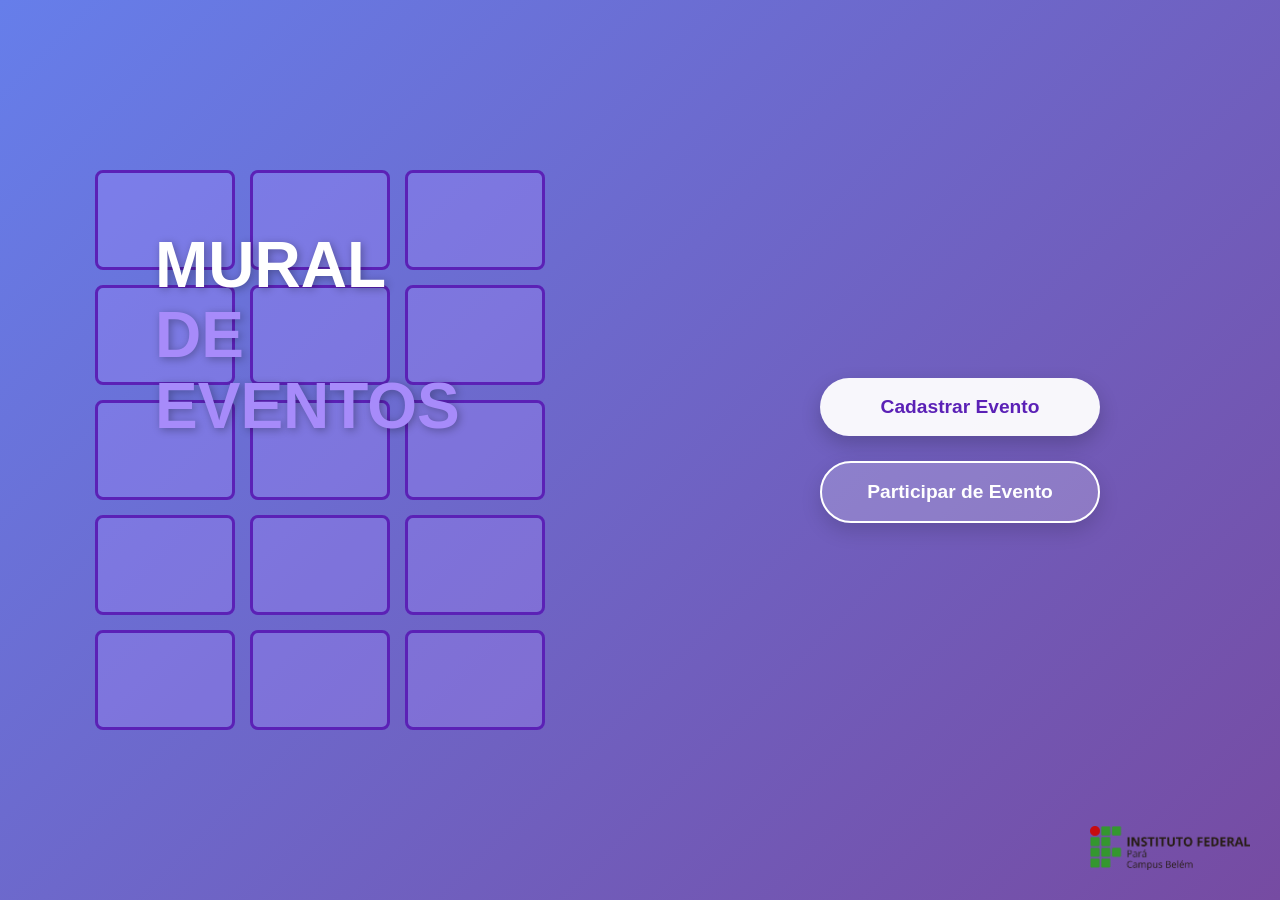
<file: index.html>
<!DOCTYPE html>
<html lang="pt-BR">
<head>
    <meta charset="UTF-8">
    <meta name="viewport" content="width=device-width, initial-scale=1.0">
    <title>Mural de Eventos</title>
    <link rel="stylesheet" href="./style.css">
</head>
<body>
    <div class="calendar-section">
        <div class="calendar-container">
            <div class="calendar-title">
                <h1>
                    MURAL<br>
                    <span class="highlight">DE<br>EVENTOS</span>
                </h1>
            </div>
            
            <div class="calendar-grid">
                <div class="calendar-cell"></div>
                <div class="calendar-cell"></div>
                <div class="calendar-cell"></div>
                <div class="calendar-cell"></div>
                <div class="calendar-cell"></div>
                <div class="calendar-cell"></div>
                <div class="calendar-cell"></div>
                <div class="calendar-cell"></div>
                <div class="calendar-cell"></div>
                <div class="calendar-cell"></div>
                <div class="calendar-cell"></div>
                <div class="calendar-cell"></div>
                <div class="calendar-cell"></div>
                <div class="calendar-cell"></div>
                <div class="calendar-cell"></div>
            </div>
        </div>
    </div>

    <div class="actions-section">
        <button class="btn btn-primary" onclick="window.location.href='./cadastrar_evento/event_registration_form.html'">
            Cadastrar Evento
        </button>
        
        <button class="btn btn-secondary" onclick="window.location.href='./eventos_cadastrados/events_list_page.html'">
            Participar de Evento
        </button>
    </div>

    <div class="logo">
        <div class="logo-icon">
            <img src="logo-ifpa-belem.png" alt="logo-ifpa" width="160">
        </div>
    </div>
</body>
</html>
</file>
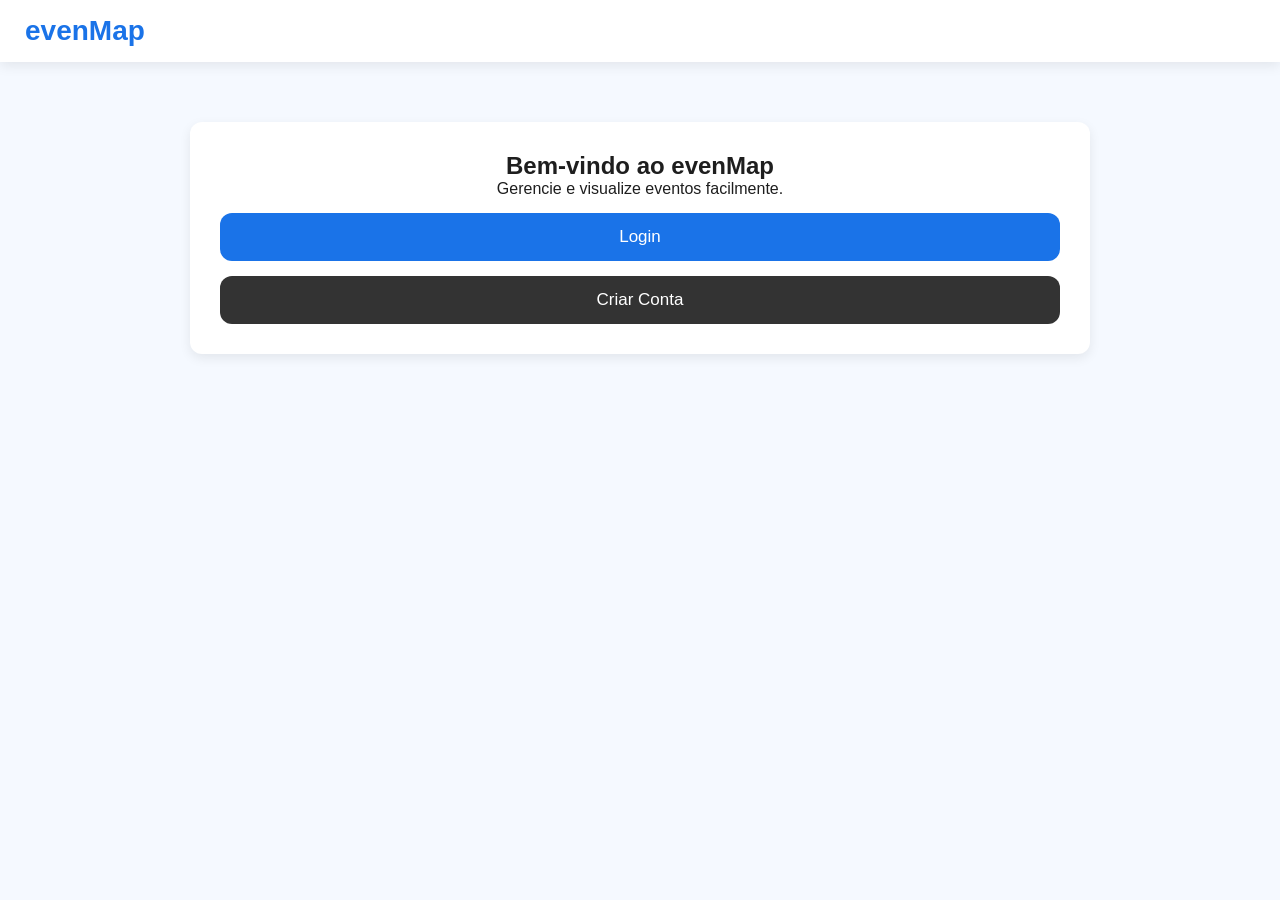
<file: evenMap_proto/index.html>
<!DOCTYPE html>
<html lang="pt-br">
<head>
    <meta charset="UTF-8">
    <meta name="viewport" content="width=device-width, initial-scale=1.0">
    <title>evenMap</title>
    <link rel="stylesheet" href="style.css">
    <script src="app.js" defer></script>
</head>
<body>
<header>
    <h1 class="logo">evenMap</h1>
</header>

<main class="container">
    <div class="card central-card">
        <h2>Bem-vindo ao evenMap</h2>
        <p>Gerencie e visualize eventos facilmente.</p>

        <button class="btn" onclick="login()">Login</button>
        <button class="btn alt" onclick="cadastro()">Criar Conta</button>
    </div>
</main>
</body>
</html>
</file>
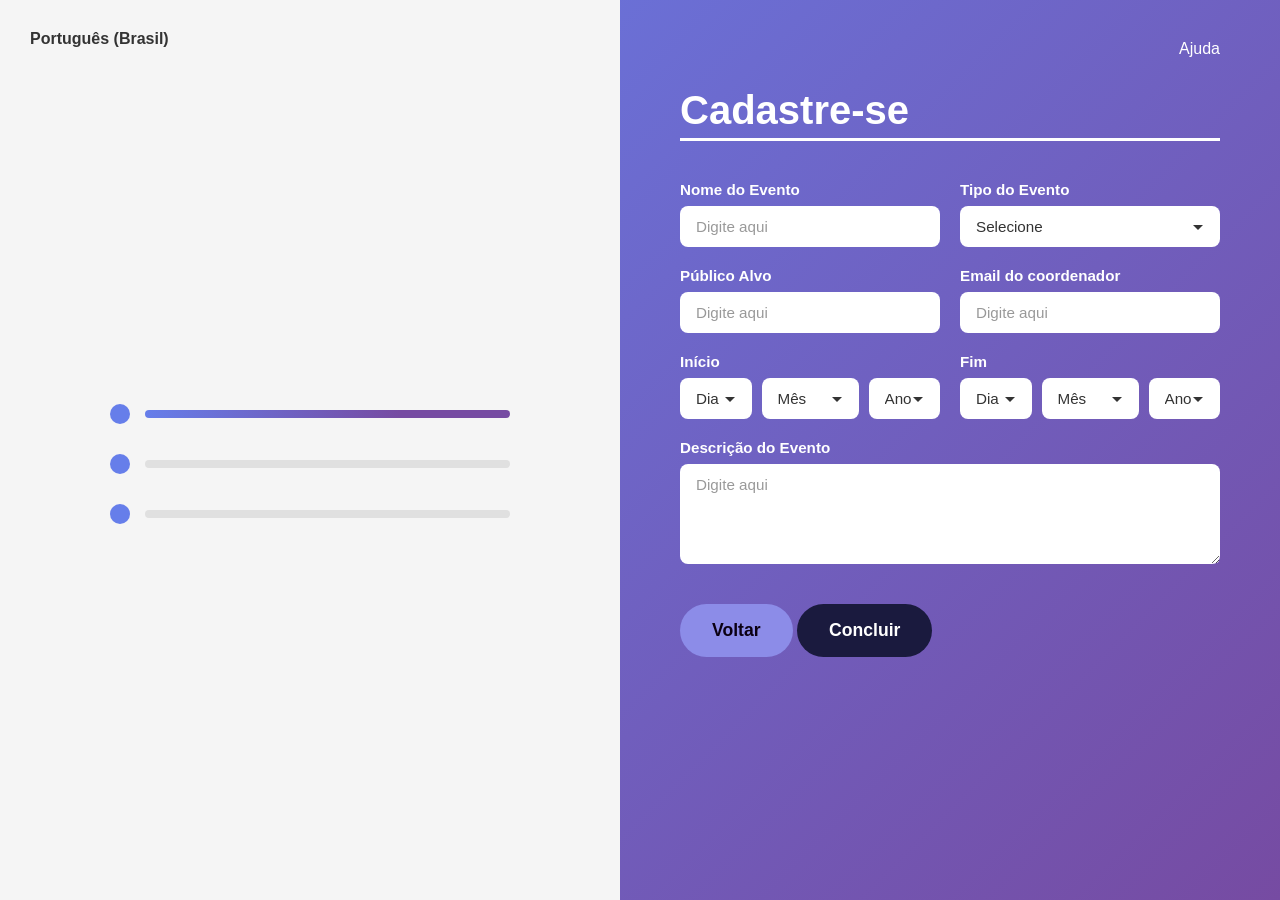
<file: cadastrar_evento/event_registration_form.html>
<!DOCTYPE html>
<html lang="pt-BR">
<head>
    <meta charset="UTF-8">
    <meta name="viewport" content="width=device-width, initial-scale=1.0">
    <title>Cadastre-se - Evento</title>
    <link rel="stylesheet" href="./style.css">
</head>
<body>
    <div class="left-section">
        <div class="language-selector">Português (Brasil)</div>
        
        <div class="illustration">
            <svg viewBox="0 0 200 280" xmlns="http://www.w3.org/2000/svg">
                <!-- Ilustração simplificada de pessoa -->
                <ellipse cx="100" cy="50" rx="25" ry="30" fill="#FFB6B9"/>
                <rect x="75" y="80" width="50" height="70" rx="25" fill="#1a1a3e"/>
                <rect x="70" y="100" width="30" height="50" rx="15" fill="#667eea"/>
                <rect x="100" y="100" width="30" height="50" rx="15" fill="#667eea"/>
                <rect x="60" y="150" width="80" height="100" rx="10" fill="#1a1a3e"/>
                <rect x="55" y="240" width="30" height="35" rx="8" fill="#1a1a3e"/>
                <rect x="115" y="240" width="30" height="35" rx="8" fill="#1a1a3e"/>
                <rect x="105" y="110" width="25" height="35" rx="5" fill="#667eea"/>
                <circle cx="100" cy="130" r="12" fill="#FFB6B9"/>
            </svg>
        </div>

        <div class="features">
            <div class="feature-item">
                <div class="feature-circle"></div>
                <div class="feature-bar filled"></div>
            </div>
            <div class="feature-item">
                <div class="feature-circle"></div>
                <div class="feature-bar"></div>
            </div>
            <div class="feature-item">
                <div class="feature-circle"></div>
                <div class="feature-bar"></div>
            </div>
        </div>
    </div>

    <div class="right-section">
        <div class="help-link">
            <a href="#">Ajuda</a>
        </div>

        <h1>Cadastre-se</h1>

        <form>
            <div class="form-grid">
                <div class="form-group">
                    <label for="eventName">Nome do Evento</label>
                    <input type="text" id="eventName" placeholder="Digite aqui" required>
                </div>

                <div class="form-group">
                    <label for="eventType">Tipo do Evento</label>
                    <select id="eventType" required>
                        <option value="">Selecione</option>
                        <option value="conferencia">Conferência</option>
                        <option value="workshop">Workshop</option>
                        <option value="seminario">Seminário</option>
                        <option value="palestra">Palestra</option>
                    </select>
                </div>

                <div class="form-group">
                    <label for="targetAudience">Público Alvo</label>
                    <input type="text" id="targetAudience" placeholder="Digite aqui" required>
                </div>

                <div class="form-group">
                    <label for="coordinatorEmail">Email do coordenador</label>
                    <input type="email" id="coordinatorEmail" placeholder="Digite aqui" required>
                </div>

                <div class="form-group">
                    <label>Início</label>
                    <div class="date-time-group">
                        <select required>
                            <option value="">Dia</option>
                            <option value="1">1</option>
                            <option value="2">2</option>
                        </select>
                        <select required>
                            <option value="">Mês</option>
                            <option value="1">Janeiro</option>
                            <option value="2">Fevereiro</option>
                        </select>
                        <select required>
                            <option value="">Ano</option>
                            <option value="2024">2024</option>
                            <option value="2025">2025</option>
                        </select>
                    </div>
                </div>

                <div class="form-group">
                    <label>Fim</label>
                    <div class="date-time-group">
                        <select required>
                            <option value="">Dia</option>
                            <option value="1">1</option>
                            <option value="2">2</option>
                        </select>
                        <select required>
                            <option value="">Mês</option>
                            <option value="1">Janeiro</option>
                            <option value="2">Fevereiro</option>
                        </select>
                        <select required>
                            <option value="">Ano</option>
                            <option value="2024">2024</option>
                            <option value="2025">2025</option>
                        </select>
                    </div>
                </div>

                <div class="form-group full-width">
                    <label for="eventDescription">Descrição do Evento</label>
                    <textarea id="eventDescription" placeholder="Digite aqui" required></textarea>
                </div>
            </div>

            <button id="btn-close" onclick="window.location.href='../index.html'">Voltar</button>

            <button type="submit">Concluir</button>
        </form>
    </div>
</body>
</html>
</file>
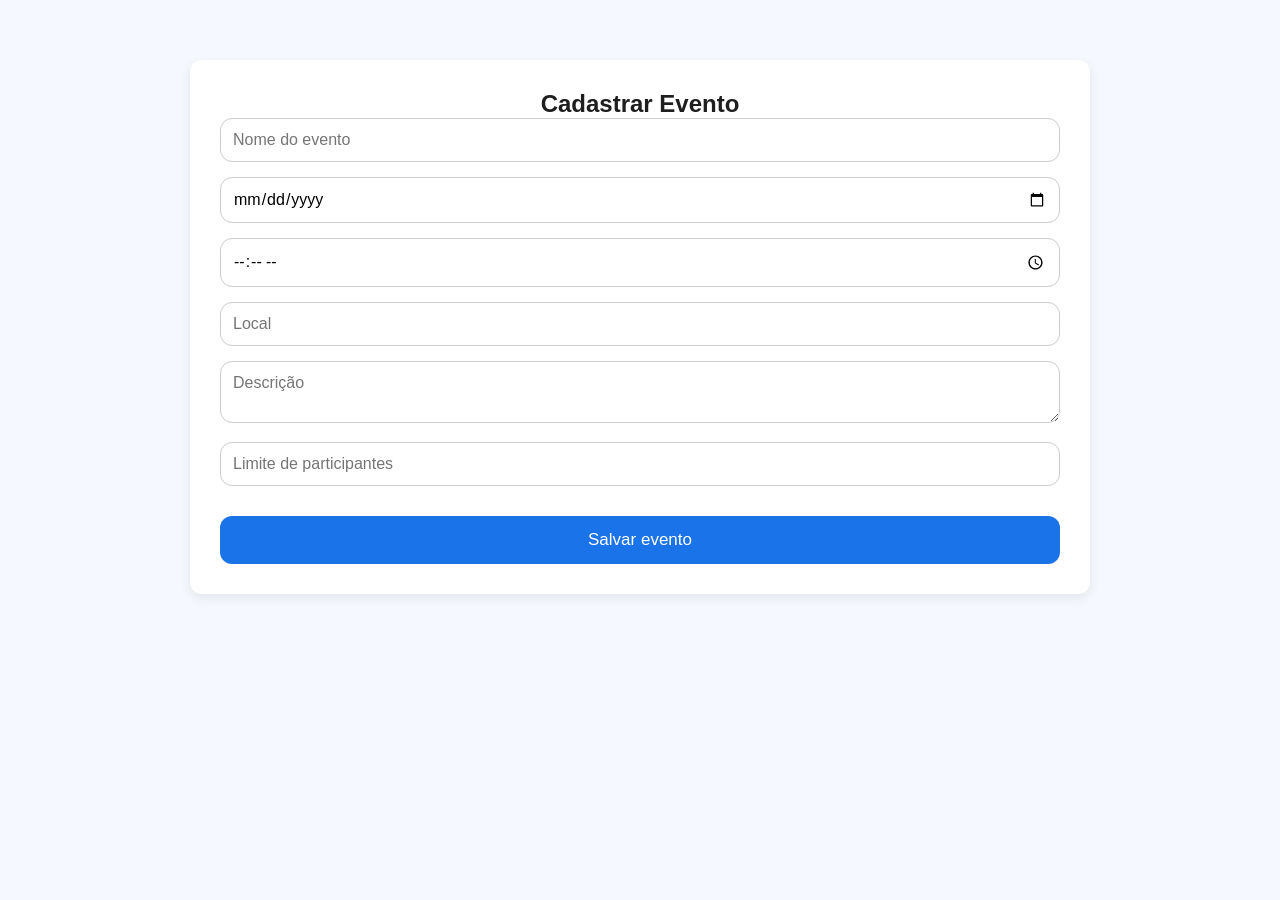
<file: evenMap_proto/cadastrar-evento.html>
<!DOCTYPE html>
<html lang="pt-br">
<head>
    <meta charset="UTF-8">
    <meta name="viewport" content="width=device-width, initial-scale=1.0">
    <title>Cadastrar Evento — evenMap</title>
    <link rel="stylesheet" href="style.css">
</head>
<body>

<div class="container">
    <div class="card">
        <h2>Cadastrar Evento</h2>

        <input class="input" type="text" placeholder="Nome do evento">
        <input class="input" type="date">
        <input class="input" type="time">
        <input class="input" type="text" placeholder="Local">
        <textarea class="input" placeholder="Descrição"></textarea>
        <input class="input" type="number" placeholder="Limite de participantes">

        <button class="btn" onclick="alert('Evento cadastrado (simulação)')">Salvar evento</button>
    </div>
</div>

</body>
</html>
</file>
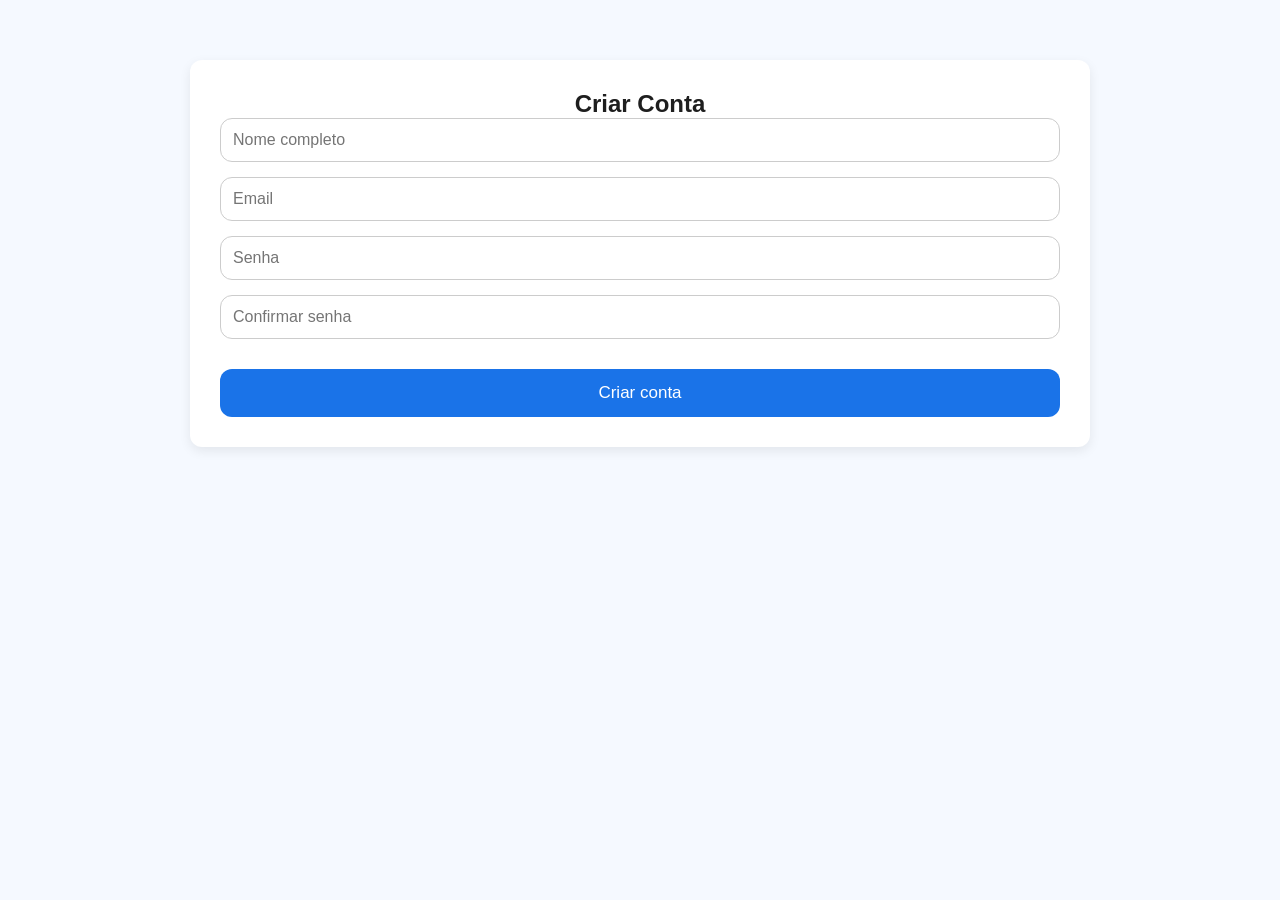
<file: evenMap_proto/cadastro.html>
<!DOCTYPE html>
<html lang="pt-br">
<head>
    <meta charset="UTF-8">
    <meta name="viewport" content="width=device-width, initial-scale=1.0">
    <title>Criar Conta — evenMap</title>
    <link rel="stylesheet" href="style.css">
    <script src="app.js" defer></script>
</head>
<body>

<div class="container">
    <div class="card">
        <h2>Criar Conta</h2>

        <input class="input" type="text" placeholder="Nome completo">
        <input class="input" type="email" placeholder="Email">
        <input class="input" type="password" placeholder="Senha">
        <input class="input" type="password" placeholder="Confirmar senha">

        <button class="btn" onclick="criarConta()">Criar conta</button>
    </div>
</div>

</body>
</html>
</file>
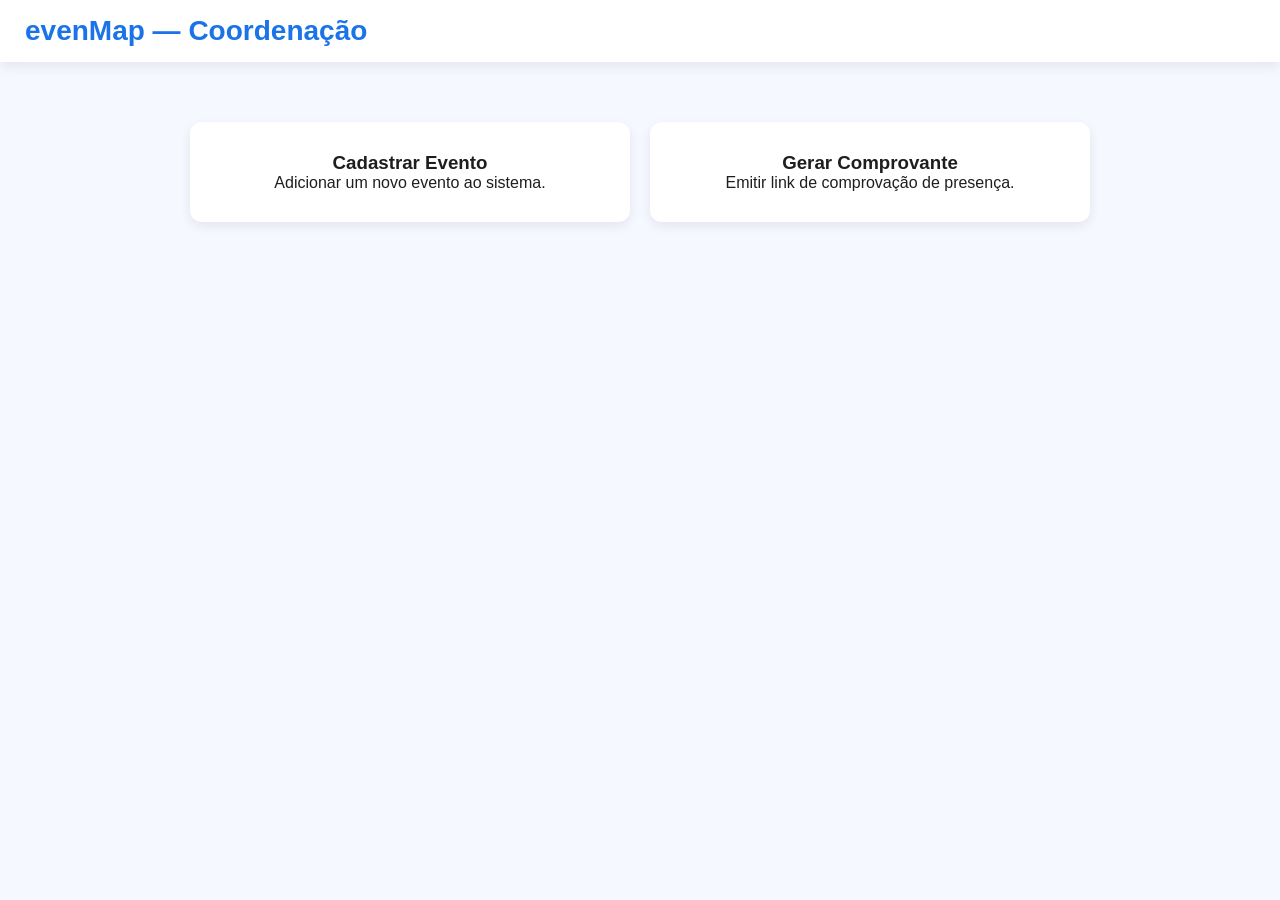
<file: evenMap_proto/coord-dashboard.html>
<!DOCTYPE html>
<html lang="pt-br">
<head>
    <meta charset="UTF-8">
    <meta name="viewport" content="width=device-width, initial-scale=1.0">
    <title>Coordenação — evenMap</title>
    <link rel="stylesheet" href="style.css">
</head>
<body>

<header>
    <h1 class="logo">evenMap — Coordenação</h1>
</header>

<div class="container">

    <div class="grid grid-2">
        <div class="card" onclick="location.href='cadastrar-evento.html'">
            <h3>Cadastrar Evento</h3>
            <p>Adicionar um novo evento ao sistema.</p>
        </div>

        <div class="card" onclick="location.href='gerar-comprovante.html'">
            <h3>Gerar Comprovante</h3>
            <p>Emitir link de comprovação de presença.</p>
        </div>
    </div>

</div>

</body>
</html>
</file>
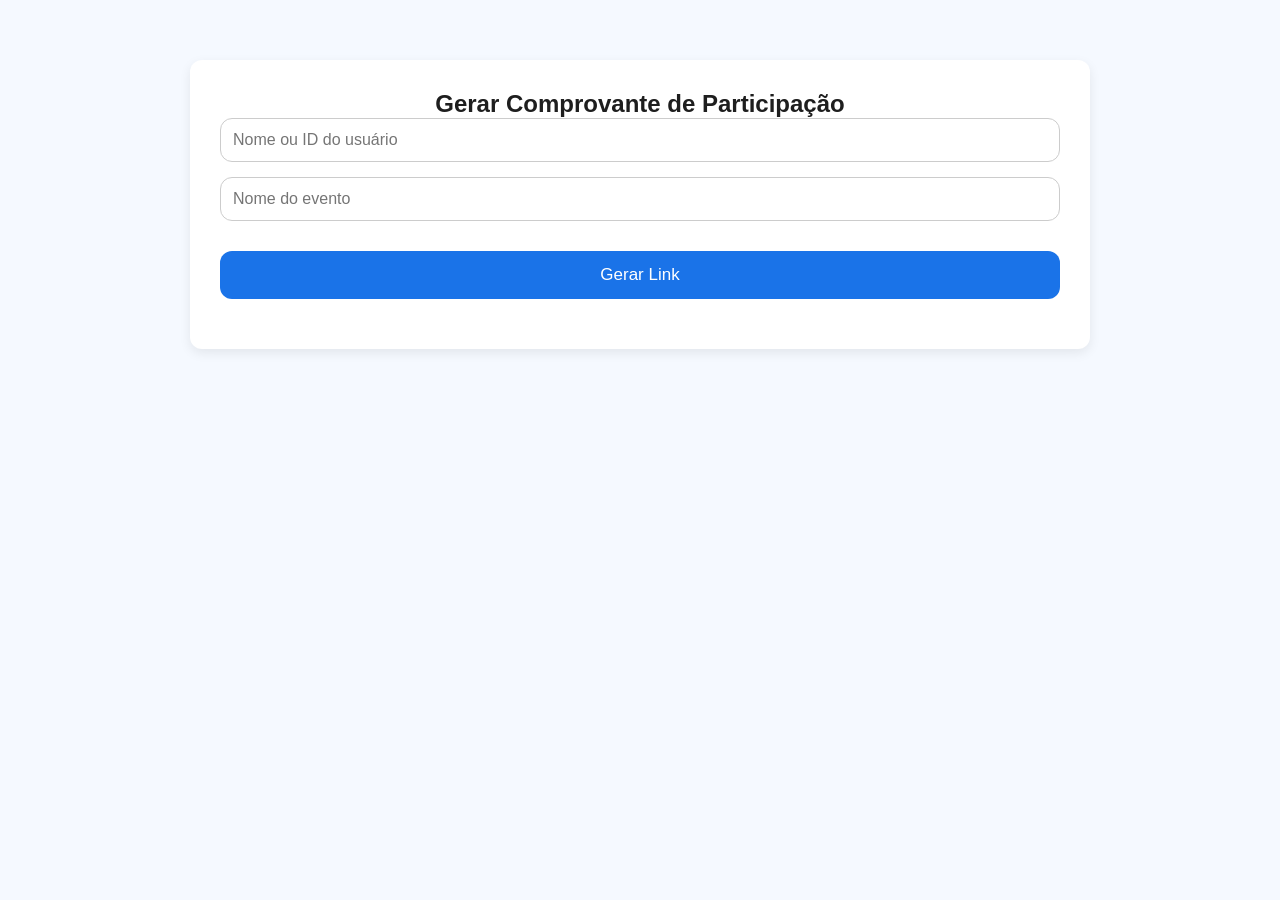
<file: evenMap_proto/gerar-comprovante.html>
<!DOCTYPE html>
<html lang="pt-br">
<head>
    <meta charset="UTF-8">
    <meta name="viewport" content="width=device-width, initial-scale=1.0">
    <title>Gerar Comprovante — evenMap</title>
    <link rel="stylesheet" href="style.css">
</head>
<body>

<div class="container">
    <div class="card">
        <h2>Gerar Comprovante de Participação</h2>

        <input class="input" type="text" placeholder="Nome ou ID do usuário">
        <input class="input" type="text" placeholder="Nome do evento">

        <button class="btn" onclick="mostrarLink()">Gerar Link</button>

        <p id="resultado" style="margin-top:20px;"></p>
    </div>
</div>

<script>
function mostrarLink() {
    document.getElementById('resultado').innerHTML =
    "Link gerado: <a href='proof.html?token=12345'>Comprovante</a>";
}
</script>

</body>
</html>
</file>
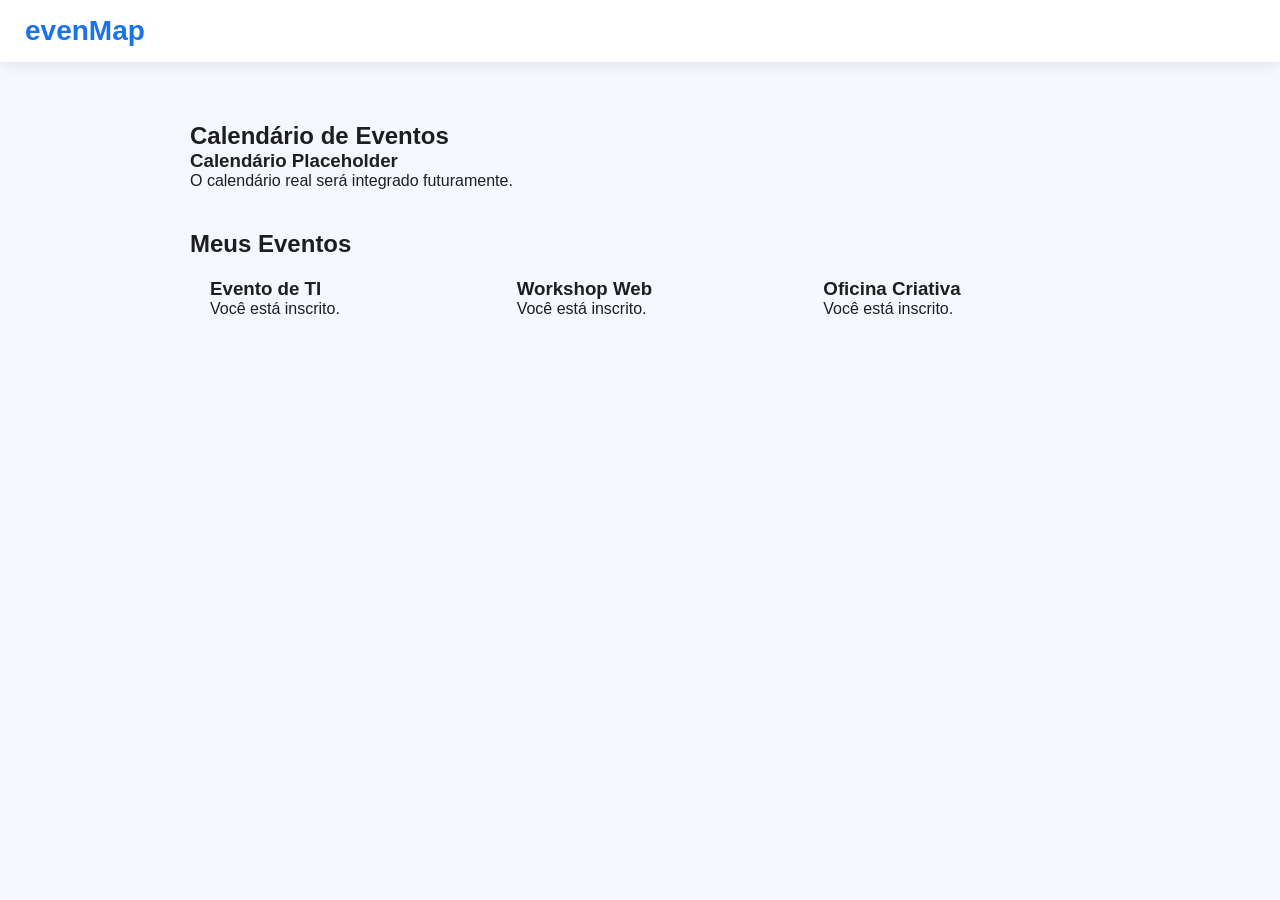
<file: evenMap_proto/home.html>
<!DOCTYPE html>
<html lang="pt-br">
<head>
    <meta charset="UTF-8">
    <meta name="viewport" content="width=device-width, initial-scale=1.0">
    <title>Home — evenMap</title>
    <link rel="stylesheet" href="style.css">
    <script src="calendar.js" defer></script>
</head>
<body>

<header>
    <h1 class="logo">evenMap</h1>
</header>

<div class="container">

    <h2>Calendário de Eventos</h2>
    <div id="calendar"></div>

    <h2 style="margin-top:40px;">Meus Eventos</h2>
    <div class="grid grid-3">
        <div class="event-card"><h3>Evento de TI</h3><p>Você está inscrito.</p></div>
        <div class="event-card"><h3>Workshop Web</h3><p>Você está inscrito.</p></div>
        <div class="event-card"><h3>Oficina Criativa</h3><p>Você está inscrito.</p></div>
    </div>

</div>

</body>
</html>
</file>
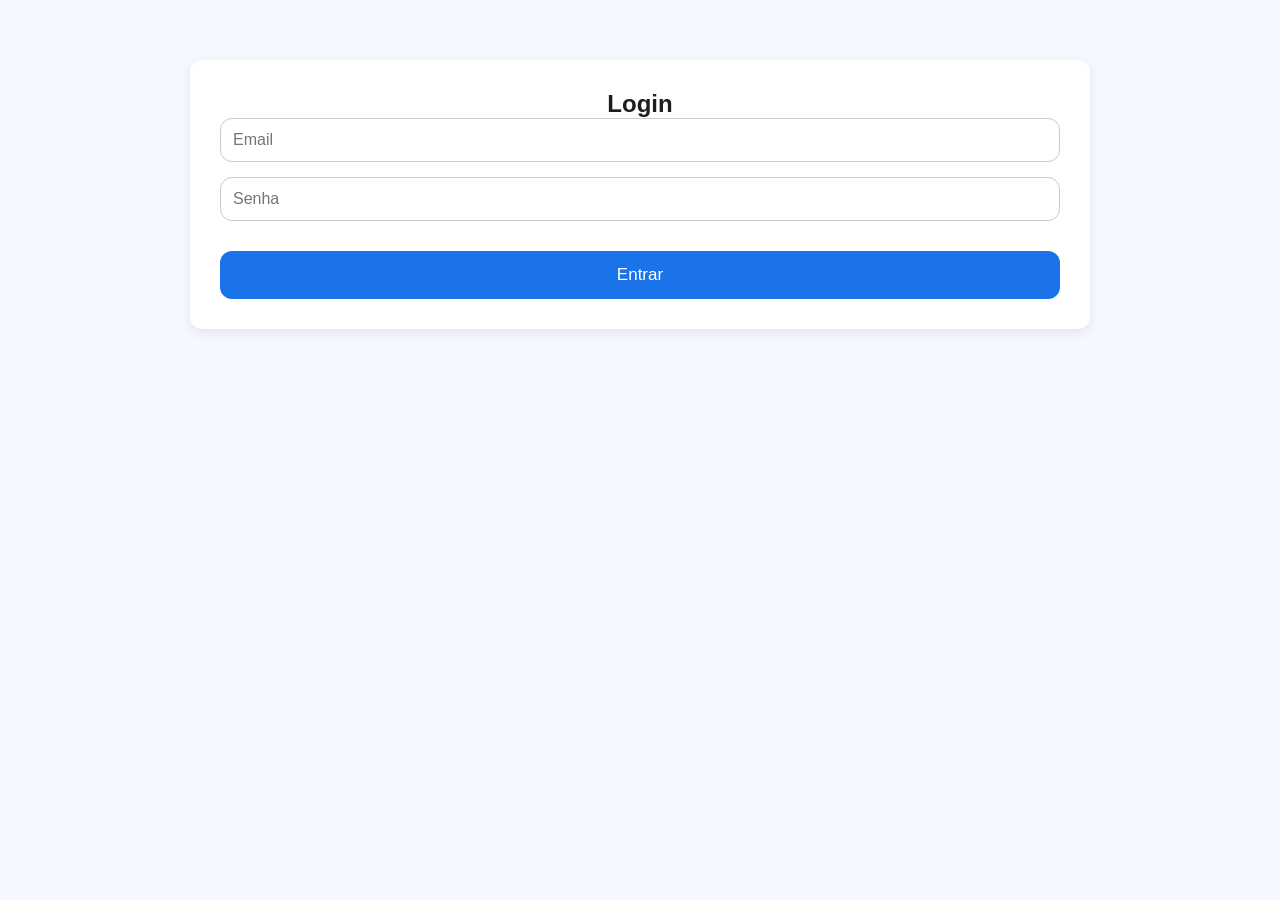
<file: evenMap_proto/login.html>
<!DOCTYPE html>
<html lang="pt-br">
<head>
    <meta charset="UTF-8">
    <meta name="viewport" content="width=device-width, initial-scale=1.0">
    <title>Login — evenMap</title>
    <link rel="stylesheet" href="style.css">
    <script src="app.js" defer></script>
</head>
<body>

<div class="container">
    <div class="card">
        <h2>Login</h2>

        <input class="input" type="email" placeholder="Email">
        <input class="input" type="password" placeholder="Senha">

        <button class="btn" onclick="login()">Entrar</button>
    </div>
</div>

</body>
</html>
</file>
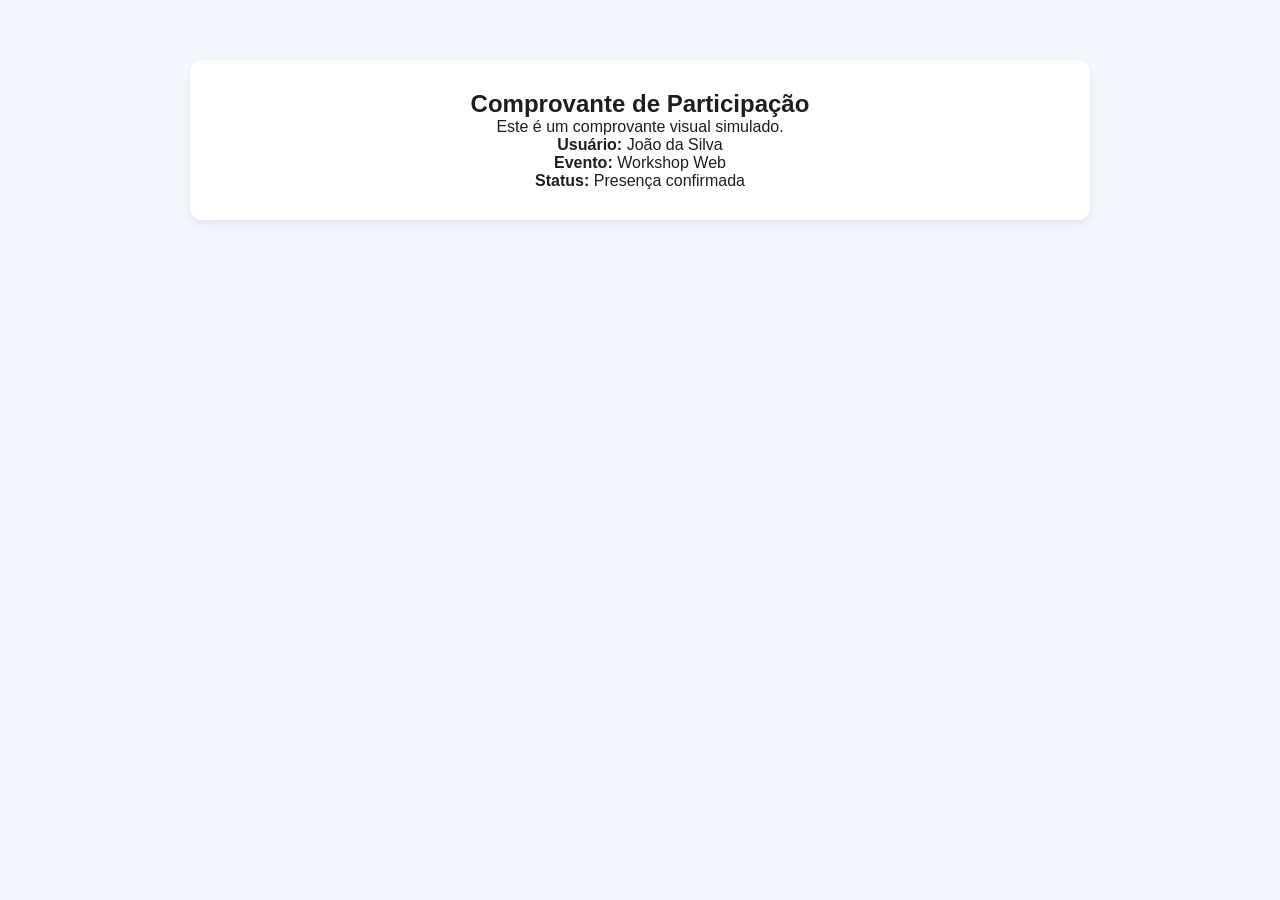
<file: evenMap_proto/proof.html>
<!DOCTYPE html>
<html lang="pt-br">
<head>
    <meta charset="UTF-8">
    <meta name="viewport" content="width=device-width, initial-scale=1.0">
    <title>Comprovante — evenMap</title>
    <link rel="stylesheet" href="style.css">
</head>
<body>
<div class="container">
    <div class="card">
        <h2>Comprovante de Participação</h2>
        <p>Este é um comprovante visual simulado.</p>
        <p><b>Usuário:</b> João da Silva</p>
        <p><b>Evento:</b> Workshop Web</p>
        <p><b>Status:</b> Presença confirmada</p>
    </div>
</div>
</body>
</html>
</file>
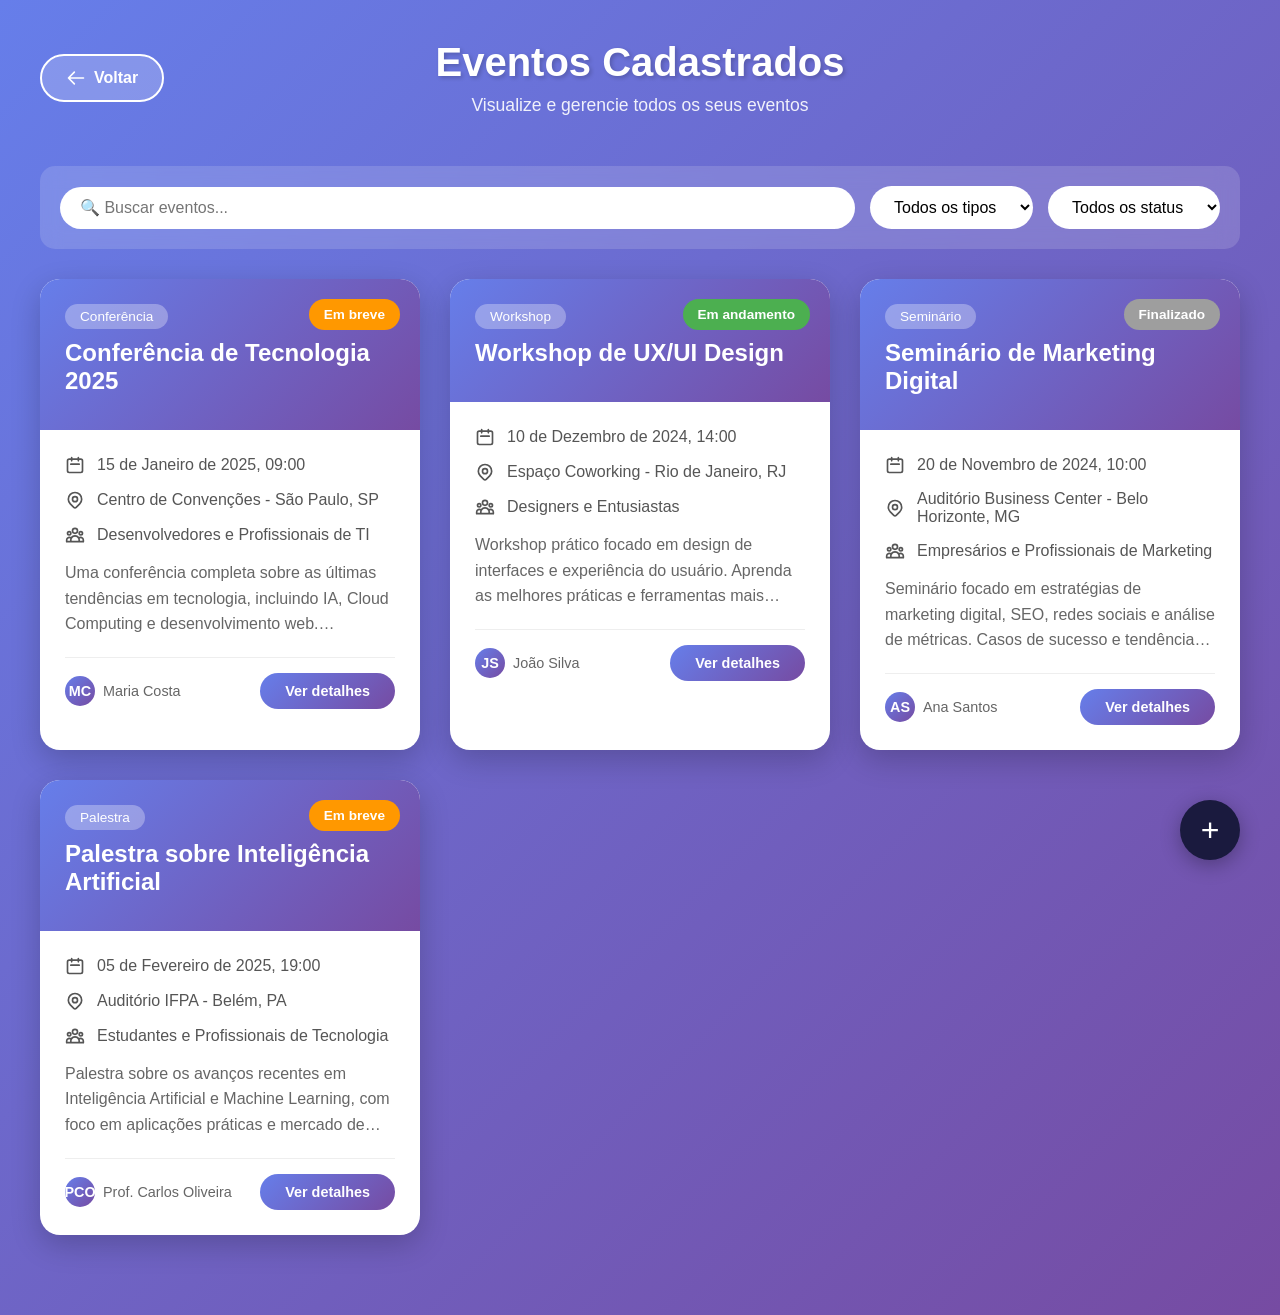
<file: eventos_cadastrados/events_list_page.html>
<!DOCTYPE html>
<html lang="pt-BR">

<head>
    <meta charset="UTF-8">
    <meta name="viewport" content="width=device-width, initial-scale=1.0">
    <title>Eventos Cadastrados</title>
    <link rel="stylesheet" href="./style.css">
</head>

<body>
    <div class="container">
        <header>
            <button class="back-button" onclick="window.location.href='../index.html'">
                <svg fill="none" stroke="currentColor" viewBox="0 0 24 24">
                    <path stroke-linecap="round" stroke-linejoin="round" stroke-width="2"
                        d="M10 19l-7-7m0 0l7-7m-7 7h18" />
                </svg>
                Voltar
            </button>
            <h1>Eventos Cadastrados</h1>
            <p class="subtitle">Visualize e gerencie todos os seus eventos</p>
        </header>

        <div class="filters">
            <div class="search-box">
                <input type="text" id="searchInput" placeholder="🔍 Buscar eventos..." onkeyup="filterEvents()">
            </div>
            <select class="filter-select" id="typeFilter" onchange="filterEvents()">
                <option value="">Todos os tipos</option>
                <option value="conferencia">Conferência</option>
                <option value="workshop">Workshop</option>
                <option value="seminario">Seminário</option>
                <option value="palestra">Palestra</option>
            </select>
            <select class="filter-select" id="statusFilter" onchange="filterEvents()">
                <option value="">Todos os status</option>
                <option value="upcoming">Em breve</option>
                <option value="active">Em andamento</option>
                <option value="finished">Finalizado</option>
            </select>
        </div>

        <div class="events-grid" id="eventsGrid">
            <!-- Os eventos serão renderizados aqui pelo JavaScript -->
        </div>

        <div class="no-results" id="noResults" style="display: none;">
            <p>Nenhum evento encontrado com os filtros selecionados.</p>
        </div>
    </div>

    <button class="add-event-btn" title="Adicionar novo evento" onclick="window.location.href='../inscrever_se_evento/event_registration_page.html'">+</button>

    <!-- Modal de Detalhes -->
    <div class="modal" id="eventModal" onclick="closeModalOnBackdrop(event)">
        <div class="modal-content">
            <div class="modal-header">
                <button class="close-modal" onclick="closeModal()">×</button>
                <span class="event-type" id="modalType"></span>
                <h2 class="event-title" id="modalTitle"></h2>
            </div>
            <div class="modal-body">
                <div class="detail-section">
                    <div class="detail-label">📅 Data e Hora</div>
                    <div class="detail-value" id="modalDate"></div>
                </div>
                <div class="detail-section">
                    <div class="detail-label">📍 Local</div>
                    <div class="detail-value" id="modalLocation"></div>
                </div>
                <div class="detail-section">
                    <div class="detail-label">👥 Público Alvo</div>
                    <div class="detail-value" id="modalAudience"></div>
                </div>
                <div class="detail-section">
                    <div class="detail-label">📧 Coordenador</div>
                    <div class="detail-value" id="modalCoordinator"></div>
                </div>
                <div class="detail-section">
                    <div class="detail-label">📝 Descrição Completa</div>
                    <div class="detail-value" id="modalDescription"></div>
                </div>
            </div>
        </div>
    </div>

    <script src="./script.js"></script>
</body>
</html>
</file>
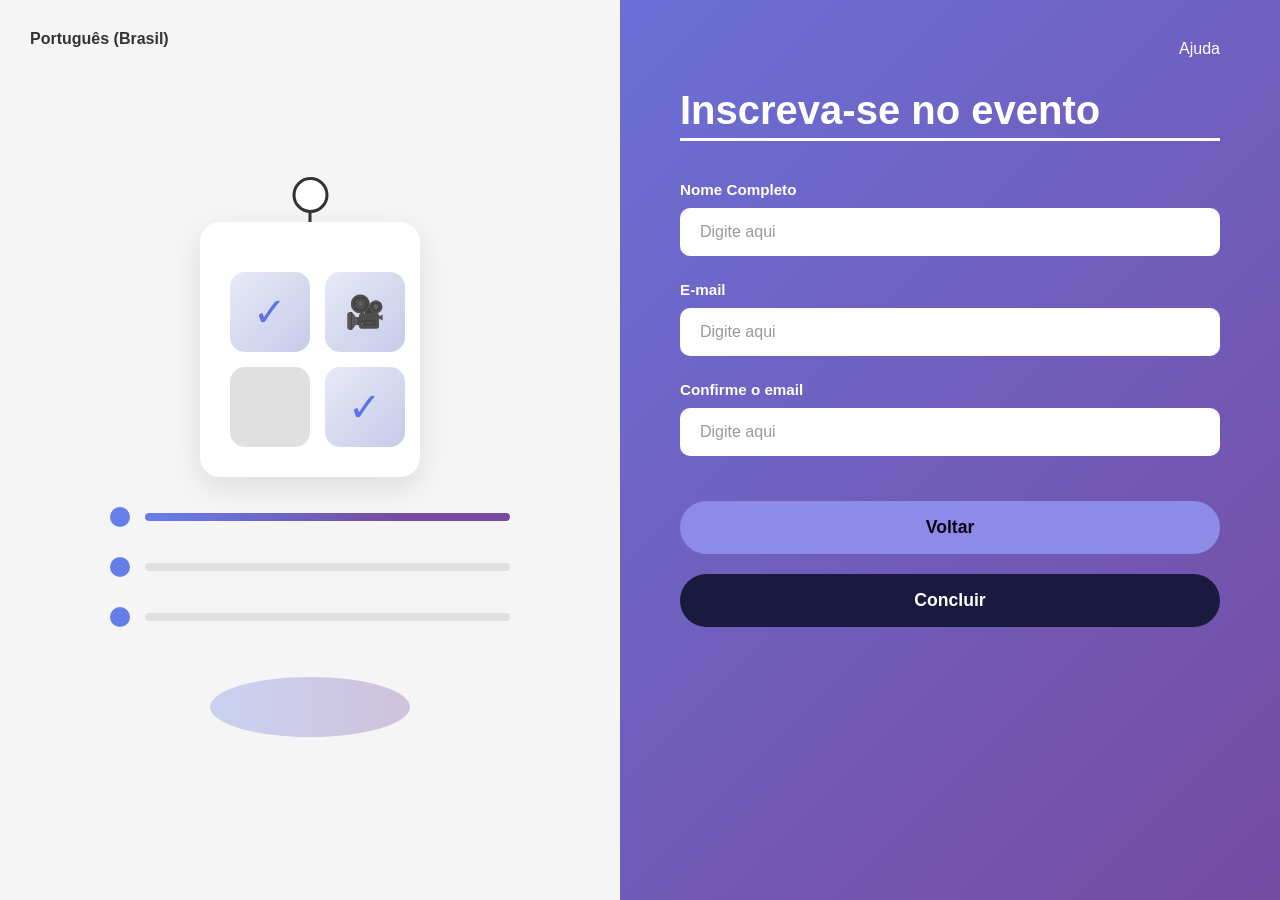
<file: inscrever_se_evento/event_registration_page.html>
<!DOCTYPE html>
<html lang="pt-BR">
<head>
    <meta charset="UTF-8">
    <meta name="viewport" content="width=device-width, initial-scale=1.0">
    <title>Inscreva-se no Evento</title>
    <link rel="stylesheet" href="./style.css">
</head>
<body>
    <div class="left-section">
        <div class="language-selector">Português (Brasil)</div>
        
        <div class="illustration">
            <svg viewBox="0 0 200 280" xmlns="http://www.w3.org/2000/svg">
                <!-- Pessoa sentada com laptop -->
                <ellipse cx="90" cy="50" rx="30" ry="35" fill="#1a1a1a"/>
                <ellipse cx="70" cy="55" rx="25" ry="30" fill="#1a1a1a"/>
                <ellipse cx="110" cy="60" rx="20" ry="25" fill="#1a1a1a"/>
                <circle cx="90" cy="65" r="25" fill="#FFB6B9"/>
                
                <ellipse cx="90" cy="130" rx="50" ry="65" fill="#667eea"/>
                
                <ellipse cx="50" cy="150" rx="16" ry="40" fill="#FFB6B9" transform="rotate(-20 50 150)"/>
                <rect x="35" y="180" width="28" height="45" rx="14" fill="#1a1a1a" transform="rotate(-15 50 200)"/>
                
                <ellipse cx="130" cy="150" rx="16" ry="40" fill="#FFB6B9" transform="rotate(20 130 150)"/>
                <rect x="116" y="180" width="28" height="45" rx="14" fill="#1a1a1a" transform="rotate(15 130 200)"/>
                
                <rect x="70" y="190" width="75" height="45" rx="3" fill="#e0e0e0"/>
                <rect x="75" y="195" width="65" height="35" rx="2" fill="#333"/>
                <line x1="107" y1="235" x2="107" y2="190" stroke="#999" stroke-width="2"/>
                
                <rect x="60" y="190" width="60" height="75" rx="30" fill="#1a1a1a"/>
                
                <ellipse cx="70" cy="265" rx="18" ry="10" fill="#1a1a1a"/>
                <ellipse cx="110" cy="265" rx="18" ry="10" fill="#1a1a1a"/>
            </svg>
        </div>

        <div class="checklist-card">
            <div class="checklist-hook"></div>
            <div class="checklist-grid">
                <div class="checklist-item checked">✓</div>
                <div class="checklist-item video">🎥</div>
                <div class="checklist-item empty"></div>
                <div class="checklist-item checked">✓</div>
            </div>
        </div>

        <div class="features">
            <div class="feature-item">
                <div class="feature-circle"></div>
                <div class="feature-bar filled"></div>
            </div>
            <div class="feature-item">
                <div class="feature-circle"></div>
                <div class="feature-bar"></div>
            </div>
            <div class="feature-item">
                <div class="feature-circle"></div>
                <div class="feature-bar"></div>
            </div>
        </div>

        <div class="decorative-shape"></div>
    </div>

    <div class="right-section">
        <div class="help-link">
            <a href="#">Ajuda</a>
        </div>

        <h1>Inscreva-se no evento</h1>

        <form>
            <div class="form-group">
                <label for="fullName">Nome Completo</label>
                <input type="text" id="fullName" placeholder="Digite aqui" required>
            </div>

            <div class="form-group">
                <label for="email">E-mail</label>
                <input type="email" id="email" placeholder="Digite aqui" required>
            </div>

            <div class="form-group">
                <label for="confirmEmail">Confirme o email</label>
                <input type="email" id="confirmEmail" placeholder="Digite aqui" required>
            </div>

            <button id="btn-close" onclick="window.location.href='../index.html'">Voltar</button>
            <button type="submit">Concluir</button>
        </form>
    </div>
</body>
</html>
</file>
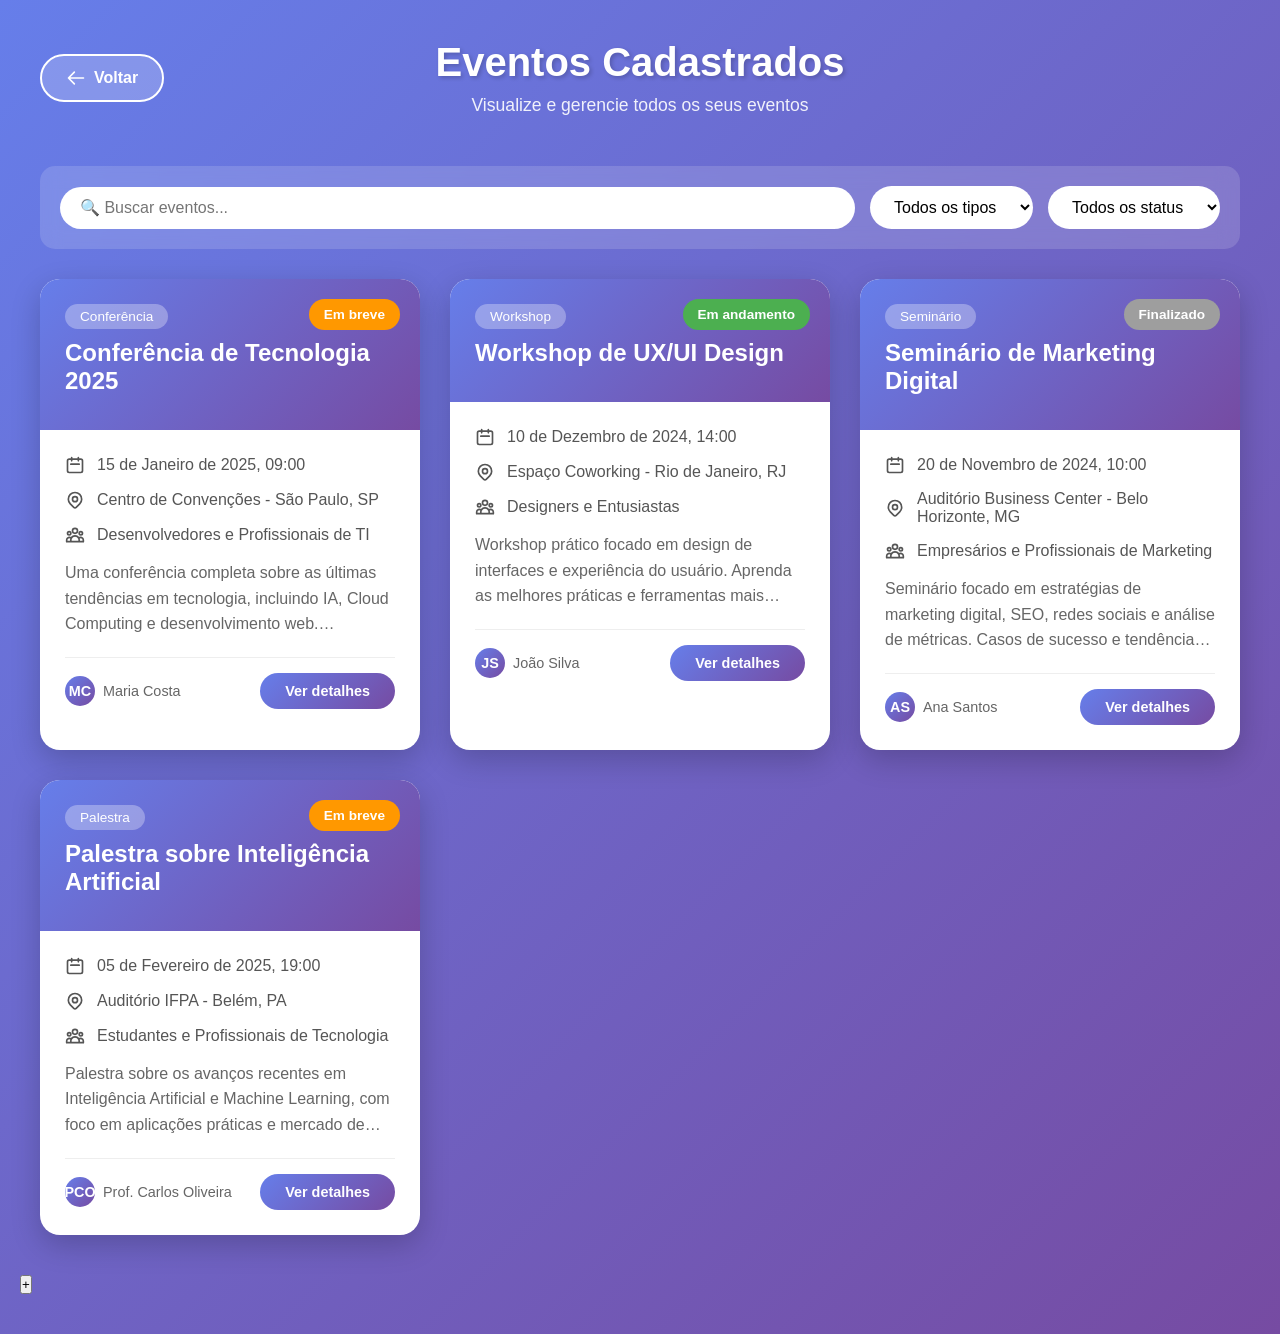
<file: frontend/eventos_cadastrados/events_list_page.html>
<!DOCTYPE html>
<html lang="pt-BR">

<head>
    <meta charset="UTF-8">
    <meta name="viewport" content="width=device-width, initial-scale=1.0">
    <title>Eventos Cadastrados</title>
    <link rel="stylesheet" href="./style.css">
</head>

<body>
    <div class="container">
        <header>
            <button class="back-button" onclick="window.location.href='../index.html'">
                <svg fill="none" stroke="currentColor" viewBox="0 0 24 24">
                    <path stroke-linecap="round" stroke-linejoin="round" stroke-width="2"
                        d="M10 19l-7-7m0 0l7-7m-7 7h18" />
                </svg>
                Voltar
            </button>
            <h1>Eventos Cadastrados</h1>
            <p class="subtitle">Visualize e gerencie todos os seus eventos</p>
        </header>

        <div class="filters">
            <div class="search-box">
                <input type="text" id="searchInput" placeholder="🔍 Buscar eventos..." onkeyup="filterEvents()">
            </div>
            <select class="filter-select" id="typeFilter" onchange="filterEvents()">
                <option value="">Todos os tipos</option>
                <option value="conferencia">Conferência</option>
                <option value="workshop">Workshop</option>
                <option value="seminario">Seminário</option>
                <option value="palestra">Palestra</option>
            </select>
            <select class="filter-select" id="statusFilter" onchange="filterEvents()">
                <option value="">Todos os status</option>
                <option value="upcoming">Em breve</option>
                <option value="active">Em andamento</option>
                <option value="finished">Finalizado</option>
            </select>
        </div>

        <div class="events-grid" id="eventsGrid">
            <!-- Os eventos serão renderizados aqui pelo JavaScript -->
        </div>

        <div class="no-results" id="noResults" style="display: none;">
            <p>Nenhum evento encontrado com os filtros selecionados.</p>
        </div>
    </div>

    <button class="add-event-btn" title="Adicionar novo evento" onclick="window.location.href='../inscrever_se_evento/event_registration_page.html'">+</button>

    <!-- Modal de Detalhes -->
    <div class="modal" id="eventModal" onclick="closeModalOnBackdrop(event)">
        <div class="modal-content">
            <div class="modal-header">
                <button class="close-modal" onclick="closeModal()">×</button>
                <span class="event-type" id="modalType"></span>
                <h2 class="event-title" id="modalTitle"></h2>
            </div>
            <div class="modal-body">
                <div class="detail-section">
                    <div class="detail-label">📅 Data e Hora</div>
                    <div class="detail-value" id="modalDate"></div>
                </div>
                <div class="detail-section">
                    <div class="detail-label">📍 Local</div>
                    <div class="detail-value" id="modalLocation"></div>
                </div>
                <div class="detail-section">
                    <div class="detail-label">👥 Público Alvo</div>
                    <div class="detail-value" id="modalAudience"></div>
                </div>
                <div class="detail-section">
                    <div class="detail-label">📧 Coordenador</div>
                    <div class="detail-value" id="modalCoordinator"></div>
                </div>
                <div class="detail-section">
                    <div class="detail-label">📝 Descrição Completa</div>
                    <div class="detail-value" id="modalDescription"></div>
                </div>
                
                <div class="btn-center">
                    <button class="btn-details" onclick="window.location.href='../inscrever_se_evento/event_registration_page.html'">Inscrever-se</button>
                </div>
            </div>
        </div>
    </div>

    <script src="./script.js"></script>
</body>
</html>
</file>
<file: style.css>
* {
    margin: 0;
    padding: 0;
    box-sizing: border-box;
}

body {
    font-family: 'Segoe UI', Tahoma, Geneva, Verdana, sans-serif;
    min-height: 100vh;
    display: flex;
    background: linear-gradient(135deg, #667eea 0%, #764ba2 100%);
    position: relative;
    overflow: hidden;
}

.calendar-section {
    flex: 1;
    display: flex;
    align-items: center;
    justify-content: center;
    padding: 40px;
    position: relative;
}

.calendar-container {
    position: relative;
}

.calendar-title {
    position: absolute;
    top: 60px;
    left: 60px;
    z-index: 10;
}

.calendar-title h1 {
    color: white;
    font-size: 4rem;
    font-weight: 700;
    line-height: 1.1;
    text-shadow: 2px 2px 8px rgba(0, 0, 0, 0.3);
}

.calendar-title .highlight {
    color: #a78bfa;
}

.calendar-grid {
    display: grid;
    grid-template-columns: repeat(3, 140px);
    grid-template-rows: repeat(5, 100px);
    gap: 15px;
    position: relative;
}

.calendar-cell {
    background: rgba(167, 139, 250, 0.3);
    border: 3px solid #5b21b6;
    border-radius: 8px;
    transition: all 0.3s ease;
}

.calendar-cell:hover {
    background: rgba(167, 139, 250, 0.5);
    transform: scale(1.05);
}

.actions-section {
    flex: 1;
    display: flex;
    flex-direction: column;
    align-items: center;
    justify-content: center;
    padding: 40px;
    gap: 25px;
}

.btn {
    width: 280px;
    padding: 18px 40px;
    border: none;
    border-radius: 50px;
    font-size: 1.2rem;
    font-weight: 600;
    cursor: pointer;
    transition: all 0.3s ease;
    text-decoration: none;
    display: inline-block;
    text-align: center;
}

.btn-primary {
    background: rgba(255, 255, 255, 0.95);
    color: #5b21b6;
    box-shadow: 0 8px 20px rgba(0, 0, 0, 0.2);
}

.btn-primary:hover {
    background: white;
    transform: translateY(-3px);
    box-shadow: 0 12px 30px rgba(0, 0, 0, 0.3);
}

.btn-secondary {
    background: rgba(255, 255, 255, 0.2);
    color: white;
    border: 2px solid white;
    box-shadow: 0 8px 20px rgba(0, 0, 0, 0.15);
}

.btn-secondary:hover {
    background: rgba(255, 255, 255, 0.3);
    transform: translateY(-3px);
    box-shadow: 0 12px 30px rgba(0, 0, 0, 0.25);
}

.logo {
    position: absolute;
    bottom: 30px;
    right: 30px;
    display: flex;
    align-items: center;
    gap: 15px;
}

.logo-icon {
    display: flex;
    gap: 5px;
}

.logo-square {
    width: 15px;
    height: 15px;
    border-radius: 3px;
}

.logo-square.red {
    background: #e74c3c;
}

.logo-square.green {
    background: #2ecc71;
}

.logo-square.blue {
    background: #3498db;
}

.logo-text {
    color: white;
    font-size: 0.9rem;
    font-weight: 600;
}

.logo-subtext {
    color: rgba(255, 255, 255, 0.8);
    font-size: 0.75rem;
}

@media (max-width: 968px) {
    body {
        flex-direction: column;
    }

    .calendar-title h1 {
        font-size: 2.5rem;
    }

    .calendar-grid {
        grid-template-columns: repeat(3, 100px);
        grid-template-rows: repeat(5, 70px);
        gap: 10px;
    }

    .calendar-title {
        top: 30px;
        left: 30px;
    }

    .btn {
        width: 250px;
    }

    .logo {
        bottom: 20px;
        right: 20px;
    }
}

@media (max-width: 576px) {
    .calendar-section {
        padding: 20px;
    }

    .calendar-title h1 {
        font-size: 2rem;
    }

    .calendar-grid {
        grid-template-columns: repeat(3, 70px);
        grid-template-rows: repeat(5, 50px);
        gap: 8px;
    }

    .calendar-title {
        top: 20px;
        left: 20px;
    }

    .btn {
        width: 220px;
        font-size: 1rem;
        padding: 15px 30px;
    }
}
</file>
<file: evenMap_proto/style.css>
:root {
    --primary: #1A73E8;
    --primary-light: #4D9AFF;
    --bg: #ffffff;
    --bg-light: #f5f9ff;
    --text-dark: #1e1e1e;
    --radius: 12px;
    --shadow: 0 4px 12px rgba(0,0,0,0.08);
}
* {
    margin: 0; padding: 0;
    box-sizing: border-box;
    font-family: "Inter", sans-serif;
}
body { background: var(--bg-light); color: var(--text-dark); }
header {
    background: var(--bg);
    padding: 15px 25px;
    box-shadow: var(--shadow);
}
.logo { font-size: 28px; font-weight: bold; color: var(--primary); }
.container {
    width: 90%; max-width: 900px;
    margin: auto; margin-top: 60px;
}
.card {
    background: var(--bg); padding: 30px;
    border-radius: var(--radius);
    box-shadow: var(--shadow);
    text-align: center;
}
.central-card { margin-top: 40px; }
.btn {
    width: 100%; padding: 14px;
    margin-top: 15px; font-size: 17px;
    border: none; border-radius: var(--radius);
    background: var(--primary); color: white;
    cursor: pointer; transition: 0.3s;
}
.btn:hover { background: var(--primary-light); }
.btn.alt { background: #333; }
.btn.alt:hover { background: #555; }
.input {
    width: 100%;
    padding: 12px;
    border-radius: var(--radius);
    border: 1px solid #ccc;
    margin-bottom: 15px;
    font-size: 16px;
}
.grid {
    display: grid;
    gap: 20px;
}
@media (min-width: 768px) {
    .grid-2 { grid-template-columns: repeat(2,1fr); }
    .grid-3 { grid-template-columns: repeat(3,1fr); }
}
.event-card {
    padding: 20px;
    background: var(--bg-light);
    border-radius: var(--radius);
}
</file>
<file: cadastrar_evento/style.css>
* {
    margin: 0;
    padding: 0;
    box-sizing: border-box;
}

body {
    font-family: 'Segoe UI', Tahoma, Geneva, Verdana, sans-serif;
    display: flex;
    min-height: 100vh;
    background: linear-gradient(135deg, #667eea 0%, #764ba2 100%);
}

.left-section {
    flex: 1;
    background: #f5f5f5;
    display: flex;
    flex-direction: column;
    align-items: center;
    justify-content: center;
    padding: 40px;
}

.language-selector {
    position: absolute;
    top: 30px;
    left: 30px;
    font-weight: 600;
    color: #333;
}

.illustration {
    max-width: 300px;
    margin-bottom: 40px;
}

.features {
    width: 100%;
    max-width: 400px;
}

.feature-item {
    display: flex;
    align-items: center;
    margin-bottom: 30px;
}

.feature-circle {
    width: 20px;
    height: 20px;
    background: #667eea;
    border-radius: 50%;
    margin-right: 15px;
    flex-shrink: 0;
}

.feature-bar {
    height: 8px;
    background: #e0e0e0;
    border-radius: 4px;
    flex-grow: 1;
}

.feature-bar.filled {
    background: linear-gradient(90deg, #667eea 0%, #764ba2 70%);
}

.right-section {
    flex: 1;
    padding: 40px 60px;
    display: flex;
    flex-direction: column;
}

.help-link {
    text-align: right;
    margin-bottom: 30px;
}

.help-link a {
    color: white;
    text-decoration: none;
    font-weight: 500;
}

h1 {
    color: white;
    font-size: 2.5rem;
    margin-bottom: 40px;
    border-bottom: 3px solid white;
    display: inline-block;
    padding-bottom: 5px;
}

.form-grid {
    display: grid;
    grid-template-columns: 1fr 1fr;
    gap: 20px;
    margin-bottom: 20px;
}

.form-group {
    display: flex;
    flex-direction: column;
}

.form-group.full-width {
    grid-column: 1 / -1;
}

label {
    color: white;
    font-weight: 600;
    margin-bottom: 8px;
    font-size: 0.95rem;
}

input,
select,
textarea {
    padding: 12px 16px;
    border: none;
    border-radius: 8px;
    font-size: 0.95rem;
    background: white;
    color: #333;
}

input::placeholder,
textarea::placeholder {
    color: #999;
}

select {
    appearance: none;
    background-image: url("data:image/svg+xml,%3Csvg xmlns='http://www.w3.org/2000/svg' width='12' height='12' viewBox='0 0 12 12'%3E%3Cpath fill='%23333' d='M6 9L1 4h10z'/%3E%3C/svg%3E");
    background-repeat: no-repeat;
    background-position: right 16px center;
    cursor: pointer;
}

textarea {
    min-height: 100px;
    resize: vertical;
    font-family: inherit;
}

.date-time-group {
    display: grid;
    grid-template-columns: repeat(3, 1fr);
    gap: 10px;
}

#btn-close {
   background: hsl(240, 67%, 73%);
   color: rgb(11, 0, 19);
}

button {
    background: #1a1a3e;
    color: white;
    border: none;
    padding: 16px 32px;
    border-radius: 50px;
    font-size: 1.1rem;
    font-weight: 600;
    cursor: pointer;
    margin-top: 20px;
    transition: transform 0.2s, box-shadow 0.2s;
}

button:hover {
    transform: translateY(-2px);
    box-shadow: 0 8px 20px rgba(0, 0, 0, 0.3);
}

button:active {
    transform: translateY(0);
}

@media (max-width: 968px) {
    body {
        flex-direction: column;
    }

    .left-section {
        padding: 30px 20px;
    }

    .right-section {
        padding: 30px 20px;
    }

    .form-grid {
        grid-template-columns: 1fr;
    }

    .date-time-group {
        grid-template-columns: 1fr;
    }

    h1 {
        font-size: 2rem;
    }
}
</file>
<file: eventos_cadastrados/style.css>
* {
    margin: 0;
    padding: 0;
    box-sizing: border-box;
}

body {
    font-family: 'Segoe UI', Tahoma, Geneva, Verdana, sans-serif;
    background: linear-gradient(135deg, #667eea 0%, #764ba2 100%);
    min-height: 100vh;
    padding: 40px 20px;
}

.container {
    max-width: 1200px;
    margin: 0 auto;
}

header {
    text-align: center;
    margin-bottom: 50px;
    position: relative;
}

.back-button {
    position: absolute;
    left: 0;
    top: 50%;
    transform: translateY(-50%);
    background: rgba(255, 255, 255, 0.2);
    border: 2px solid white;
    color: white;
    padding: 12px 24px;
    border-radius: 50px;
    font-size: 1rem;
    font-weight: 600;
    cursor: pointer;
    display: flex;
    align-items: center;
    gap: 8px;
    transition: all 0.3s ease;
}

.back-button:hover {
    background: rgba(255, 255, 255, 0.3);
    transform: translateY(-50%) translateX(-5px);
}

.back-button svg {
    width: 20px;
    height: 20px;
}

h1 {
    color: white;
    font-size: 2.5rem;
    margin-bottom: 10px;
    text-shadow: 2px 2px 4px rgba(0, 0, 0, 0.2);
}

.subtitle {
    color: rgba(255, 255, 255, 0.9);
    font-size: 1.1rem;
}

.filters {
    background: rgba(255, 255, 255, 0.15);
    backdrop-filter: blur(10px);
    padding: 20px;
    border-radius: 15px;
    margin-bottom: 30px;
    display: flex;
    gap: 15px;
    flex-wrap: wrap;
    align-items: center;
}

.search-box {
    flex: 1;
    min-width: 250px;
}

.search-box input {
    width: 100%;
    padding: 12px 20px;
    border: none;
    border-radius: 25px;
    font-size: 1rem;
    background: white;
}

.filter-select {
    padding: 12px 20px;
    border: none;
    border-radius: 25px;
    font-size: 1rem;
    background: white;
    cursor: pointer;
    min-width: 150px;
}

.no-results {
    text-align: center;
    padding: 60px 20px;
    color: white;
    font-size: 1.2rem;
}

.events-grid {
    display: grid;
    grid-template-columns: repeat(auto-fill, minmax(350px, 1fr));
    gap: 30px;
    margin-bottom: 40px;
}

.event-card {
    background: white;
    border-radius: 20px;
    overflow: hidden;
    box-shadow: 0 10px 30px rgba(0, 0, 0, 0.2);
    transition: transform 0.3s, box-shadow 0.3s;
    cursor: pointer;
}

.event-card:hover {
    transform: translateY(-5px);
    box-shadow: 0 15px 40px rgba(0, 0, 0, 0.3);
}

.event-header {
    background: linear-gradient(135deg, #667eea 0%, #764ba2 100%);
    padding: 25px;
    color: white;
}

.event-type {
    display: inline-block;
    background: rgba(255, 255, 255, 0.3);
    padding: 5px 15px;
    border-radius: 20px;
    font-size: 0.85rem;
    margin-bottom: 10px;
}

.event-title {
    font-size: 1.5rem;
    font-weight: 700;
    margin-bottom: 10px;
}

.event-body {
    padding: 25px;
}

.event-info {
    display: flex;
    align-items: center;
    margin-bottom: 15px;
    color: #555;
}

.event-info svg {
    width: 20px;
    height: 20px;
    margin-right: 12px;
    flex-shrink: 0;
}

.event-description {
    color: #666;
    line-height: 1.6;
    margin-bottom: 20px;
    display: -webkit-box;
    -webkit-line-clamp: 3;
    -webkit-box-orient: vertical;
    overflow: hidden;
}

.event-footer {
    display: flex;
    justify-content: space-between;
    align-items: center;
    padding-top: 15px;
    border-top: 1px solid #eee;
}

.coordinator {
    display: flex;
    align-items: center;
    color: #666;
    font-size: 0.9rem;
}

.coordinator-avatar {
    width: 30px;
    height: 30px;
    border-radius: 50%;
    background: linear-gradient(135deg, #667eea 0%, #764ba2 100%);
    display: flex;
    align-items: center;
    justify-content: center;
    color: white;
    font-weight: 600;
    margin-right: 8px;
}

.btn-details {
    background: linear-gradient(135deg, #667eea 0%, #764ba2 100%);
    color: white;
    border: none;
    padding: 10px 25px;
    border-radius: 20px;
    font-size: 0.9rem;
    font-weight: 600;
    cursor: pointer;
    transition: transform 0.2s;
}

.btn-details:hover {
    transform: scale(1.05);
}

.status-badge {
    position: absolute;
    top: 20px;
    right: 20px;
    padding: 8px 15px;
    border-radius: 20px;
    font-size: 0.85rem;
    font-weight: 600;
}

.status-active {
    background: #4caf50;
    color: white;
}

.status-upcoming {
    background: #ff9800;
    color: white;
}

.status-finished {
    background: #9e9e9e;
    color: white;
}

.add-event-btn {
    position: fixed;
    bottom: 40px;
    right: 40px;
    width: 60px;
    height: 60px;
    border-radius: 50%;
    background: #1a1a3e;
    color: white;
    border: none;
    font-size: 2rem;
    cursor: pointer;
    box-shadow: 0 5px 20px rgba(0, 0, 0, 0.3);
    transition: transform 0.3s;
}

.add-event-btn:hover {
    transform: scale(1.1) rotate(90deg);
}

.no-events {
    text-align: center;
    padding: 60px 20px;
    color: white;
}

.no-events svg {
    width: 100px;
    height: 100px;
    margin-bottom: 20px;
    opacity: 0.7;
}

@media (max-width: 768px) {
    h1 {
        font-size: 2rem;
    }

    .events-grid {
        grid-template-columns: 1fr;
    }

    .filters {
        flex-direction: column;
    }

    .search-box,
    .filter-select {
        width: 100%;
    }

    .add-event-btn {
        bottom: 20px;
        right: 20px;
    }

    .back-button {
        position: static;
        transform: none;
        margin-bottom: 20px;
    }

    .back-button:hover {
        transform: translateX(-5px);
    }

    header {
        text-align: left;
    }
}

/* Modal de detalhes */
.modal {
    display: none;
    position: fixed;
    top: 0;
    left: 0;
    width: 100%;
    height: 100%;
    background: rgba(0, 0, 0, 0.7);
    z-index: 1000;
    padding: 20px;
    overflow-y: auto;
}

.modal.active {
    display: flex;
    align-items: center;
    justify-content: center;
}

.modal-content {
    background: white;
    border-radius: 20px;
    max-width: 700px;
    width: 100%;
    max-height: 90vh;
    overflow-y: auto;
}

.modal-header {
    background: linear-gradient(135deg, #667eea 0%, #764ba2 100%);
    padding: 30px;
    color: white;
    border-radius: 20px 20px 0 0;
    position: relative;
}

.close-modal {
    position: absolute;
    top: 20px;
    right: 20px;
    background: rgba(255, 255, 255, 0.3);
    border: none;
    color: white;
    font-size: 1.5rem;
    width: 35px;
    height: 35px;
    border-radius: 50%;
    cursor: pointer;
    display: flex;
    align-items: center;
    justify-content: center;
}

.modal-body {
    padding: 30px;
}

.detail-section {
    margin-bottom: 25px;
}

.detail-label {
    font-weight: 600;
    color: #667eea;
    margin-bottom: 8px;
    font-size: 0.9rem;
    text-transform: uppercase;
}

.detail-value {
    color: #333;
    font-size: 1.1rem;
    line-height: 1.6;
}
</file>
<file: inscrever_se_evento/style.css>
* {
    margin: 0;
    padding: 0;
    box-sizing: border-box;
}

body {
    font-family: 'Segoe UI', Tahoma, Geneva, Verdana, sans-serif;
    display: flex;
    min-height: 100vh;
    background: linear-gradient(135deg, #667eea 0%, #764ba2 100%);
}

.left-section {
    flex: 1;
    background: #f5f5f5;
    display: flex;
    flex-direction: column;
    align-items: center;
    justify-content: center;
    padding: 40px;
}

.language-selector {
    position: absolute;
    top: 30px;
    left: 30px;
    font-weight: 600;
    color: #333;
}

.illustration {
    max-width: 300px;
    margin-bottom: 40px;
}

.checklist-card {
    background: white;
    padding: 30px;
    border-radius: 20px;
    box-shadow: 0 10px 30px rgba(0, 0, 0, 0.1);
    position: relative;
    max-width: 220px;
    margin-bottom: 30px;
}

.checklist-hook {
    position: absolute;
    top: -30px;
    left: 50%;
    transform: translateX(-50%);
    width: 3px;
    height: 30px;
    background: #333;
}

.checklist-hook::after {
    content: '';
    position: absolute;
    top: -15px;
    left: 50%;
    transform: translateX(-50%);
    width: 30px;
    height: 30px;
    border: 3px solid #333;
    border-radius: 50%;
    background: white;
}

.checklist-grid {
    display: grid;
    grid-template-columns: 1fr 1fr;
    gap: 15px;
    margin-top: 20px;
}

.checklist-item {
    width: 80px;
    height: 80px;
    border-radius: 15px;
    display: flex;
    align-items: center;
    justify-content: center;
    font-size: 2.5rem;
}

.checklist-item.checked {
    background: linear-gradient(135deg, #e8eaf6 0%, #c5cae9 100%);
    color: #5e72e4;
}

.checklist-item.video {
    background: linear-gradient(135deg, #e8eaf6 0%, #c5cae9 100%);
    font-size: 2rem;
}

.checklist-item.empty {
    background: #e0e0e0;
}

.features {
    width: 100%;
    max-width: 400px;
}

.feature-item {
    display: flex;
    align-items: center;
    margin-bottom: 30px;
}

.feature-circle {
    width: 20px;
    height: 20px;
    background: #667eea;
    border-radius: 50%;
    margin-right: 15px;
    flex-shrink: 0;
}

.feature-bar {
    height: 8px;
    background: #e0e0e0;
    border-radius: 4px;
    flex-grow: 1;
}

.feature-bar.filled {
    background: linear-gradient(90deg, #667eea 0%, #764ba2 70%);
}

.decorative-shape {
    width: 200px;
    height: 60px;
    background: linear-gradient(90deg, #667eea 0%, #764ba2 100%);
    border-radius: 50%;
    opacity: 0.3;
    margin-top: 20px;
}

.right-section {
    flex: 1;
    padding: 40px 60px;
    display: flex;
    flex-direction: column;
}

.help-link {
    text-align: right;
    margin-bottom: 30px;
}

.help-link a {
    color: white;
    text-decoration: none;
    font-weight: 500;
}

h1 {
    color: white;
    font-size: 2.5rem;
    margin-bottom: 40px;
    border-bottom: 3px solid white;
    display: inline-block;
    padding-bottom: 5px;
}

.form-group {
    margin-bottom: 25px;
}

label {
    display: block;
    color: white;
    font-weight: 600;
    margin-bottom: 10px;
    font-size: 0.95rem;
}

input {
    width: 100%;
    padding: 15px 20px;
    border: none;
    border-radius: 10px;
    font-size: 1rem;
    background: white;
    color: #333;
}

input::placeholder {
    color: #999;
}

input:focus {
    outline: none;
    box-shadow: 0 0 0 3px rgba(255, 255, 255, 0.3);
}

#btn-close {
   background: hsl(240, 67%, 73%);
   color: rgb(11, 0, 19);
}

button {
    background: #1a1a3e;
    color: white;
    border: none;
    padding: 16px 32px;
    border-radius: 50px;
    font-size: 1.1rem;
    font-weight: 600;
    cursor: pointer;
    margin-top: 20px;
    width: 100%;
    transition: transform 0.2s, box-shadow 0.2s;
}

button:hover {
    transform: translateY(-2px);
    box-shadow: 0 8px 20px rgba(0, 0, 0, 0.3);
}

button:active {
    transform: translateY(0);
}

@media (max-width: 968px) {
    body {
        flex-direction: column;
    }

    .left-section {
        padding: 30px 20px;
    }

    .right-section {
        padding: 30px 20px;
    }

    h1 {
        font-size: 2rem;
    }
}
</file>
<file: frontend/eventos_cadastrados/style.css>
* {
    margin: 0;
    padding: 0;
    box-sizing: border-box;
}

body {
    font-family: 'Segoe UI', Tahoma, Geneva, Verdana, sans-serif;
    background: linear-gradient(135deg, #667eea 0%, #764ba2 100%);
    min-height: 100vh;
    padding: 40px 20px;
}

.container {
    max-width: 1200px;
    margin: 0 auto;
}

header {
    text-align: center;
    margin-bottom: 50px;
    position: relative;
}

.back-button {
    position: absolute;
    left: 0;
    top: 50%;
    transform: translateY(-50%);
    background: rgba(255, 255, 255, 0.2);
    border: 2px solid white;
    color: white;
    padding: 12px 24px;
    border-radius: 50px;
    font-size: 1rem;
    font-weight: 600;
    cursor: pointer;
    display: flex;
    align-items: center;
    gap: 8px;
    transition: all 0.3s ease;
}

.back-button:hover {
    background: rgba(255, 255, 255, 0.3);
    transform: translateY(-50%) translateX(-5px);
}

.back-button svg {
    width: 20px;
    height: 20px;
}

h1 {
    color: white;
    font-size: 2.5rem;
    margin-bottom: 10px;
    text-shadow: 2px 2px 4px rgba(0, 0, 0, 0.2);
}

.subtitle {
    color: rgba(255, 255, 255, 0.9);
    font-size: 1.1rem;
}

.filters {
    background: rgba(255, 255, 255, 0.15);
    backdrop-filter: blur(10px);
    padding: 20px;
    border-radius: 15px;
    margin-bottom: 30px;
    display: flex;
    gap: 15px;
    flex-wrap: wrap;
    align-items: center;
}

.search-box {
    flex: 1;
    min-width: 250px;
}

.search-box input {
    width: 100%;
    padding: 12px 20px;
    border: none;
    border-radius: 25px;
    font-size: 1rem;
    background: white;
}

.filter-select {
    padding: 12px 20px;
    border: none;
    border-radius: 25px;
    font-size: 1rem;
    background: white;
    cursor: pointer;
    min-width: 150px;
}

.no-results {
    text-align: center;
    padding: 60px 20px;
    color: white;
    font-size: 1.2rem;
}

.events-grid {
    display: grid;
    grid-template-columns: repeat(auto-fill, minmax(350px, 1fr));
    gap: 30px;
    margin-bottom: 40px;
}

.event-card {
    background: white;
    border-radius: 20px;
    overflow: hidden;
    box-shadow: 0 10px 30px rgba(0, 0, 0, 0.2);
    transition: transform 0.3s, box-shadow 0.3s;
    cursor: pointer;
}

.event-card:hover {
    transform: translateY(-5px);
    box-shadow: 0 15px 40px rgba(0, 0, 0, 0.3);
}

.event-header {
    background: linear-gradient(135deg, #667eea 0%, #764ba2 100%);
    padding: 25px;
    color: white;
}

.event-type {
    display: inline-block;
    background: rgba(255, 255, 255, 0.3);
    padding: 5px 15px;
    border-radius: 20px;
    font-size: 0.85rem;
    margin-bottom: 10px;
}

.event-title {
    font-size: 1.5rem;
    font-weight: 700;
    margin-bottom: 10px;
}

.event-body {
    padding: 25px;
}

.event-info {
    display: flex;
    align-items: center;
    margin-bottom: 15px;
    color: #555;
}

.event-info svg {
    width: 20px;
    height: 20px;
    margin-right: 12px;
    flex-shrink: 0;
}

.event-description {
    color: #666;
    line-height: 1.6;
    margin-bottom: 20px;
    display: -webkit-box;
    -webkit-line-clamp: 3;
    -webkit-box-orient: vertical;
    overflow: hidden;
}

.event-footer {
    display: flex;
    justify-content: space-between;
    align-items: center;
    padding-top: 15px;
    border-top: 1px solid #eee;
}

.coordinator {
    display: flex;
    align-items: center;
    color: #666;
    font-size: 0.9rem;
}

.coordinator-avatar {
    width: 30px;
    height: 30px;
    border-radius: 50%;
    background: linear-gradient(135deg, #667eea 0%, #764ba2 100%);
    display: flex;
    align-items: center;
    justify-content: center;
    color: white;
    font-weight: 600;
    margin-right: 8px;
}

.btn-details {
    background: linear-gradient(135deg, #667eea 0%, #764ba2 100%);
    color: white;
    border: none;
    padding: 10px 25px;
    border-radius: 20px;
    font-size: 0.9rem;
    font-weight: 600;
    cursor: pointer;
    transition: transform 0.2s;
}

.btn-details:hover {
    transform: scale(1.05);
}

.btn-center {
    display: flex;
    justify-content: center;
    align-items: center;
}

.status-badge {
    position: absolute;
    top: 20px;
    right: 20px;
    padding: 8px 15px;
    border-radius: 20px;
    font-size: 0.85rem;
    font-weight: 600;
}

.status-active {
    background: #4caf50;
    color: white;
}

.status-upcoming {
    background: #ff9800;
    color: white;
}

.status-finished {
    background: #9e9e9e;
    color: white;
}

/*
.add-event-btn {
    position: fixed;
    bottom: 40px;
    right: 40px;
    width: 60px;
    height: 60px;
    border-radius: 50%;
    background: #1a1a3e;
    color: white;
    border: none;
    font-size: 2rem;
    cursor: pointer;
    box-shadow: 0 5px 20px rgba(0, 0, 0, 0.3);
    transition: transform 0.3s;
}

.add-event-btn:hover {
    transform: scale(1.1) rotate(90deg);
}
*/

.no-events {
    text-align: center;
    padding: 60px 20px;
    color: white;
}

.no-events svg {
    width: 100px;
    height: 100px;
    margin-bottom: 20px;
    opacity: 0.7;
}

@media (max-width: 768px) {
    h1 {
        font-size: 2rem;
    }

    .events-grid {
        grid-template-columns: 1fr;
    }

    .filters {
        flex-direction: column;
    }

    .search-box,
    .filter-select {
        width: 100%;
    }

    /*
    .add-event-btn {
        bottom: 20px;
        right: 20px;
    }
    */

    .back-button {
        position: static;
        transform: none;
        margin-bottom: 20px;
    }

    .back-button:hover {
        transform: translateX(-5px);
    }

    header {
        text-align: left;
    }
}

/* Modal de detalhes */
.modal {
    display: none;
    position: fixed;
    top: 0;
    left: 0;
    width: 100%;
    height: 100%;
    background: rgba(0, 0, 0, 0.7);
    z-index: 1000;
    padding: 20px;
    overflow-y: auto;
}

.modal.active {
    display: flex;
    align-items: center;
    justify-content: center;
}

.modal-content {
    background: white;
    border-radius: 20px;
    max-width: 700px;
    width: 100%;
    max-height: 90vh;
    overflow-y: auto;
}

.modal-header {
    background: linear-gradient(135deg, #667eea 0%, #764ba2 100%);
    padding: 30px;
    color: white;
    border-radius: 20px 20px 0 0;
    position: relative;
}

.close-modal {
    position: absolute;
    top: 20px;
    right: 20px;
    background: rgba(255, 255, 255, 0.3);
    border: none;
    color: white;
    font-size: 1.5rem;
    width: 35px;
    height: 35px;
    border-radius: 50%;
    cursor: pointer;
    display: flex;
    align-items: center;
    justify-content: center;
}

.modal-body {
    padding: 30px;
}

.detail-section {
    margin-bottom: 25px;
}

.detail-label {
    font-weight: 600;
    color: #667eea;
    margin-bottom: 8px;
    font-size: 0.9rem;
    text-transform: uppercase;
}

.detail-value {
    color: #333;
    font-size: 1.1rem;
    line-height: 1.6;
}
</file>
